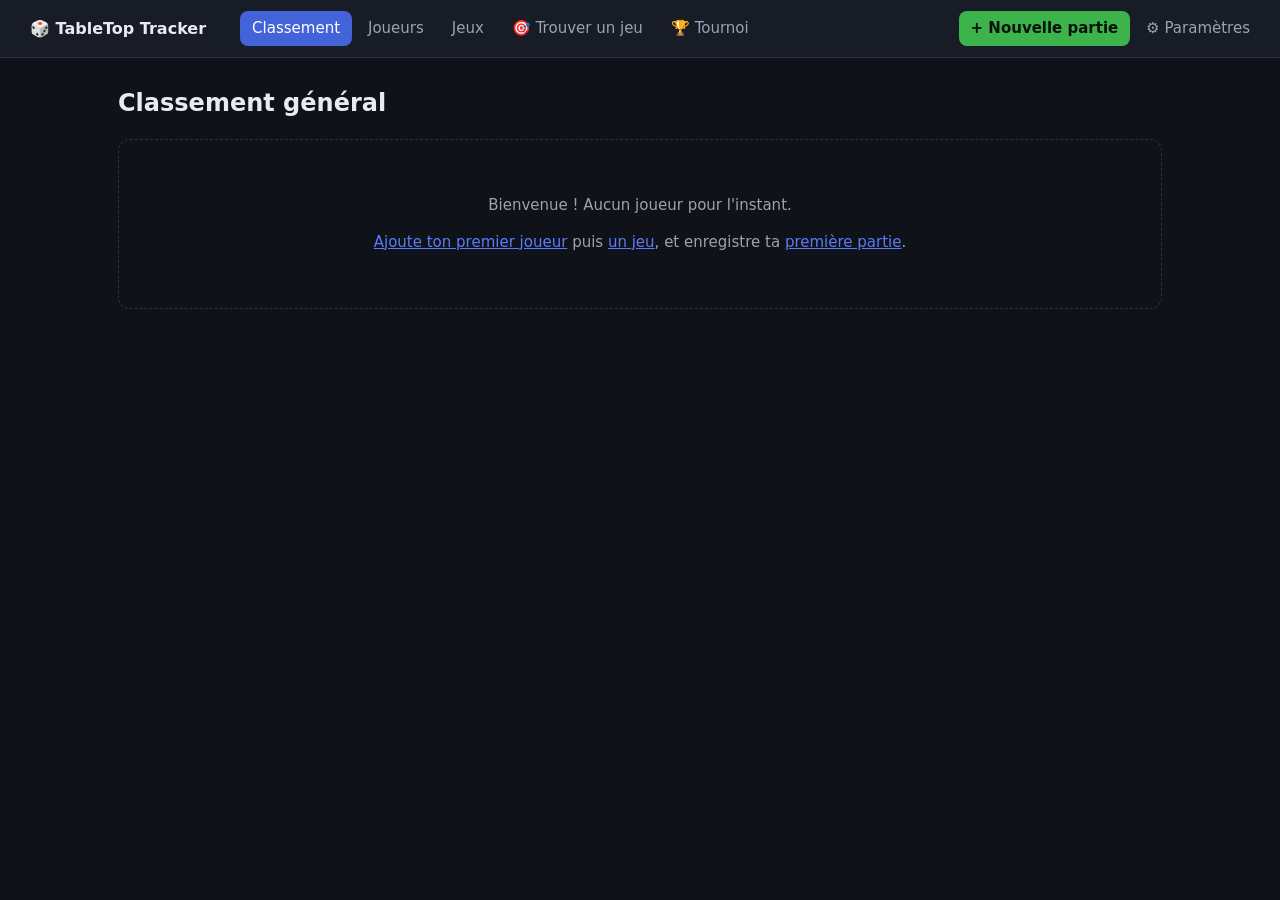
<file: static/index.html>
<!doctype html>
<html lang="fr">
<head>
<meta charset="utf-8">
<meta name="viewport" content="width=device-width, initial-scale=1">
<title>TableTop Tracker</title>
<link rel="stylesheet" href="styles.css?v=15">
<link rel="manifest" href="manifest.webmanifest">
<link rel="icon" type="image/png" href="icons/icon-192.png">
<meta name="theme-color" content="#171c26">
<meta name="mobile-web-app-capable" content="yes">
<meta name="apple-mobile-web-app-capable" content="yes">
</head>
<body>
<div id="root"></div>
<script src="js/scoring.js?v=15"></script>
<script src="js/seed-games.js?v=15"></script>
<script src="js/store.js?v=15"></script>
<script src="js/stats.js?v=15"></script>
<script src="js/charts.js?v=15"></script>
<script src="js/bgg.js?v=15"></script>
<script src="js/share.js?v=15"></script>
<script src="js/app.js?v=15"></script>
<script src="js/page-index.js?v=15"></script>
</body>
</html>
</file>
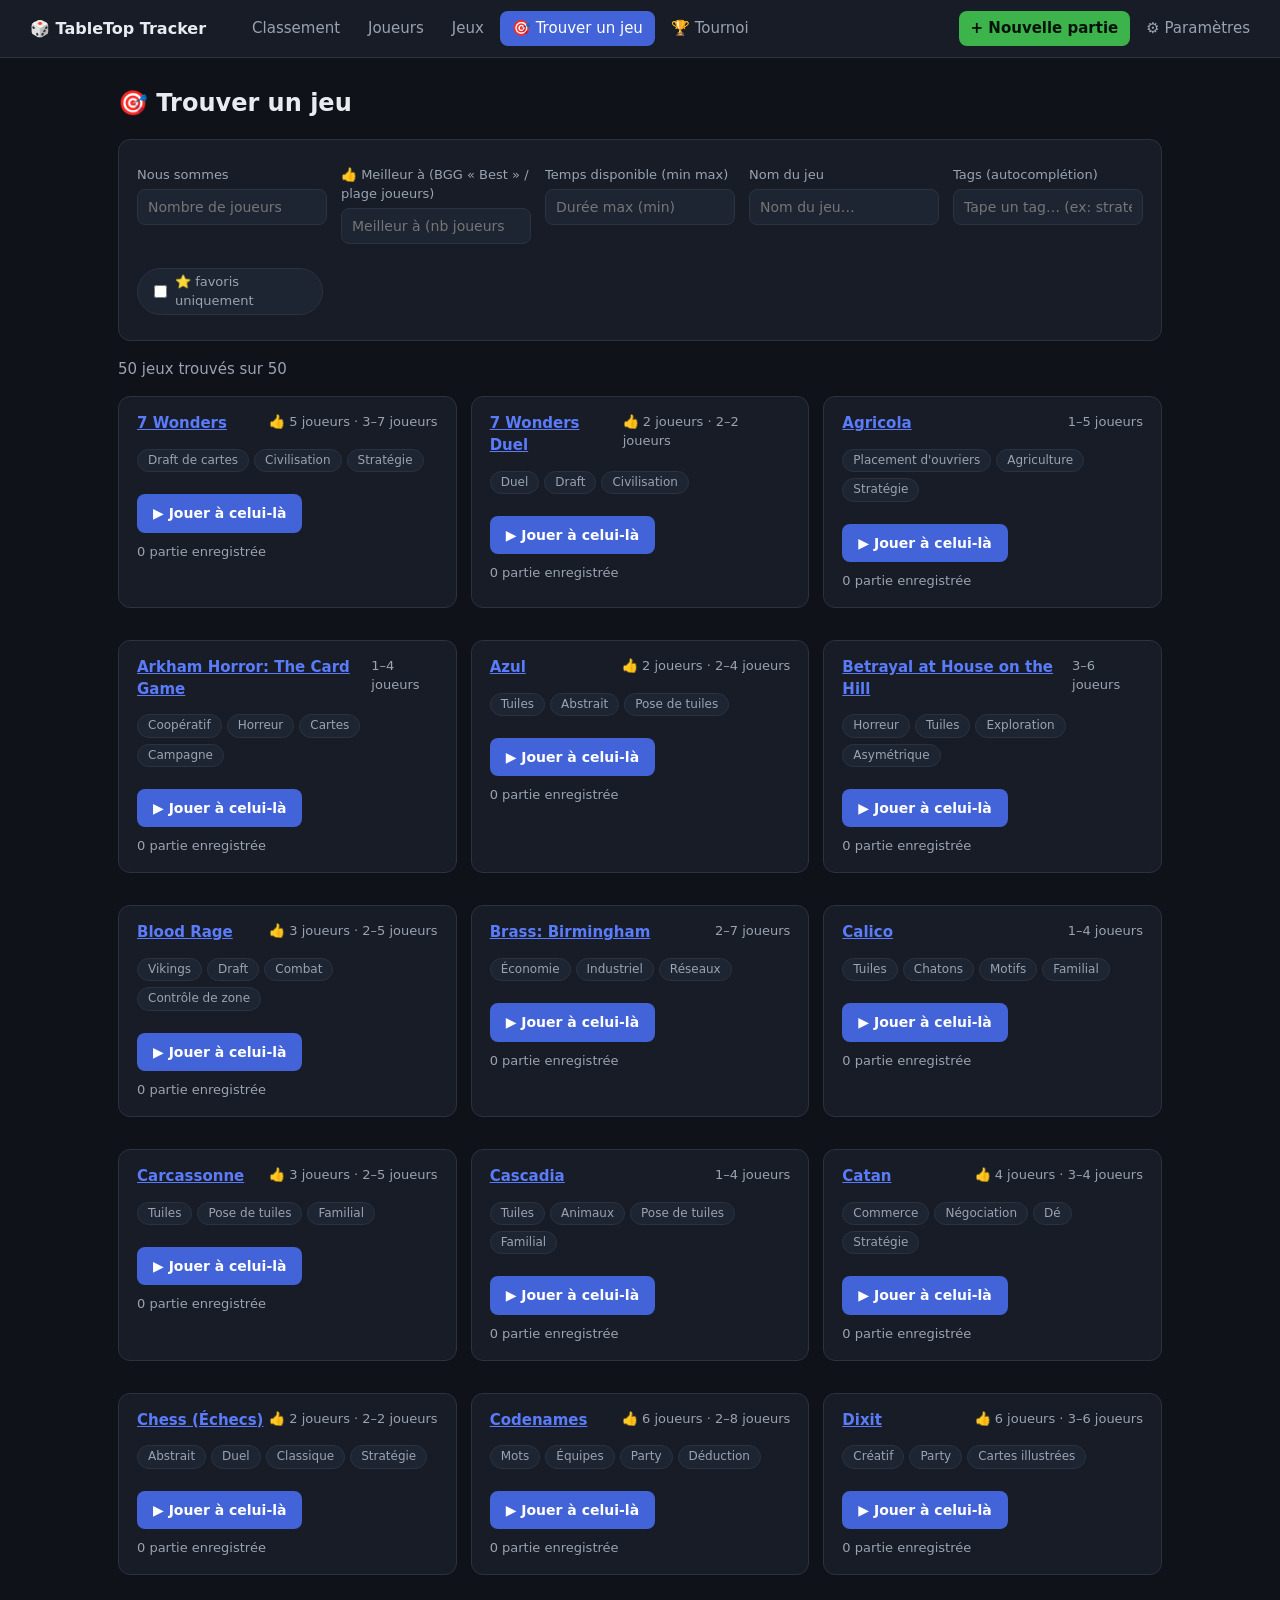
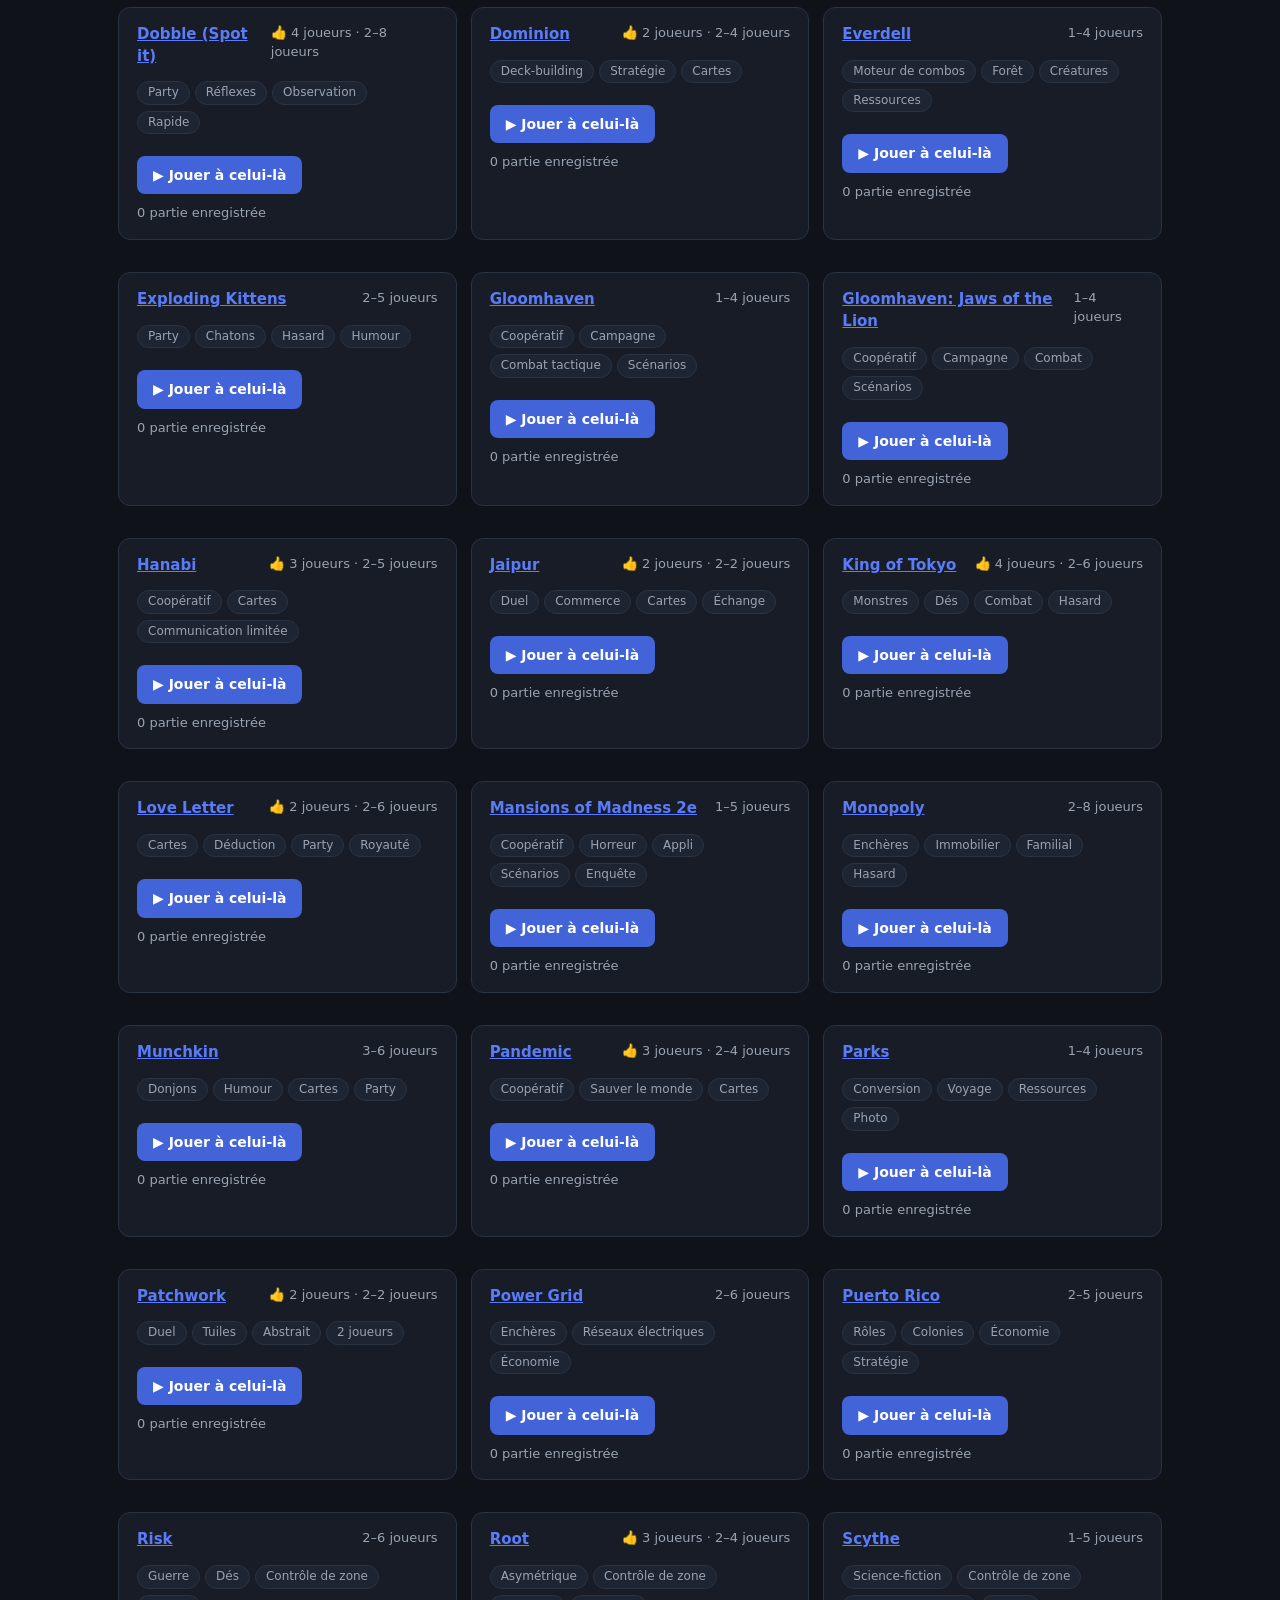
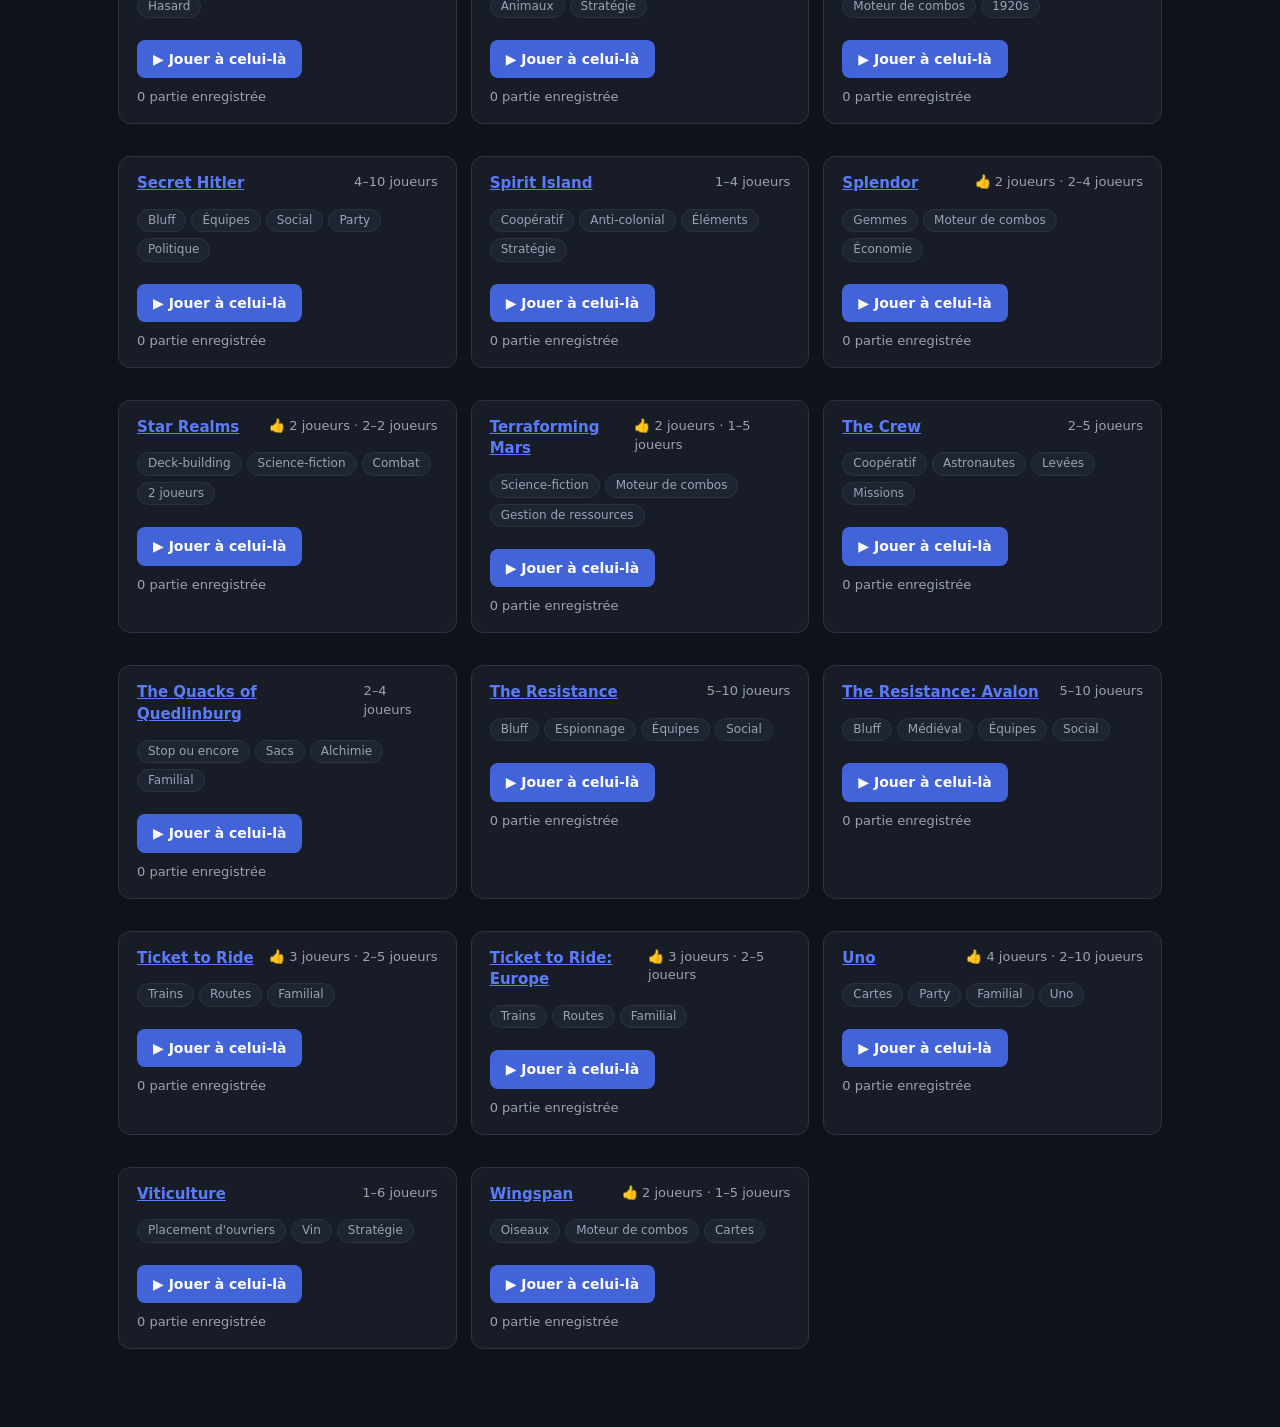
<file: static/finder.html>
<!doctype html>
<html lang="fr">
<head>
<meta charset="utf-8">
<meta name="viewport" content="width=device-width, initial-scale=1">
<title>TableTop Tracker</title>
<link rel="stylesheet" href="styles.css?v=15">
<link rel="manifest" href="manifest.webmanifest">
<link rel="icon" type="image/png" href="icons/icon-192.png">
<meta name="theme-color" content="#171c26">
<meta name="mobile-web-app-capable" content="yes">
<meta name="apple-mobile-web-app-capable" content="yes">
</head>
<body>
<div id="root"></div>
<script src="js/scoring.js?v=15"></script>
<script src="js/seed-games.js?v=15"></script>
<script src="js/store.js?v=15"></script>
<script src="js/stats.js?v=15"></script>
<script src="js/charts.js?v=15"></script>
<script src="js/bgg.js?v=15"></script>
<script src="js/share.js?v=15"></script>
<script src="js/app.js?v=15"></script>
<script src="js/page-finder.js?v=15"></script>
</body>
</html>
</file>
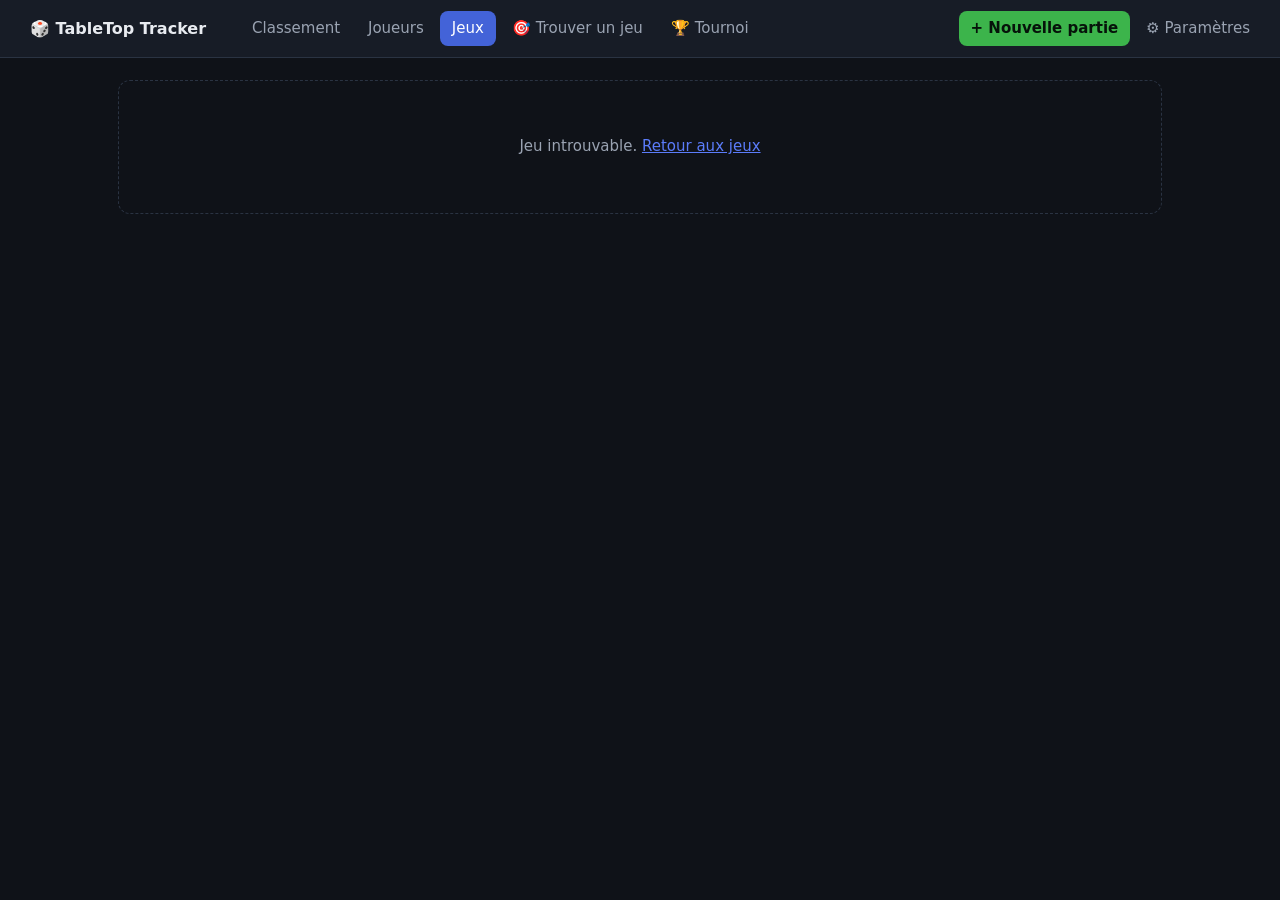
<file: static/game.html>
<!doctype html>
<html lang="fr">
<head>
<meta charset="utf-8">
<meta name="viewport" content="width=device-width, initial-scale=1">
<title>TableTop Tracker</title>
<link rel="stylesheet" href="styles.css?v=15">
<link rel="manifest" href="manifest.webmanifest">
<link rel="icon" type="image/png" href="icons/icon-192.png">
<meta name="theme-color" content="#171c26">
<meta name="mobile-web-app-capable" content="yes">
<meta name="apple-mobile-web-app-capable" content="yes">
</head>
<body>
<div id="root"></div>
<script src="js/scoring.js?v=15"></script>
<script src="js/seed-games.js?v=15"></script>
<script src="js/store.js?v=15"></script>
<script src="js/stats.js?v=15"></script>
<script src="js/charts.js?v=15"></script>
<script src="js/bgg.js?v=15"></script>
<script src="js/share.js?v=15"></script>
<script src="js/app.js?v=15"></script>
<script src="js/page-game.js?v=15"></script>
</body>
</html>
</file>
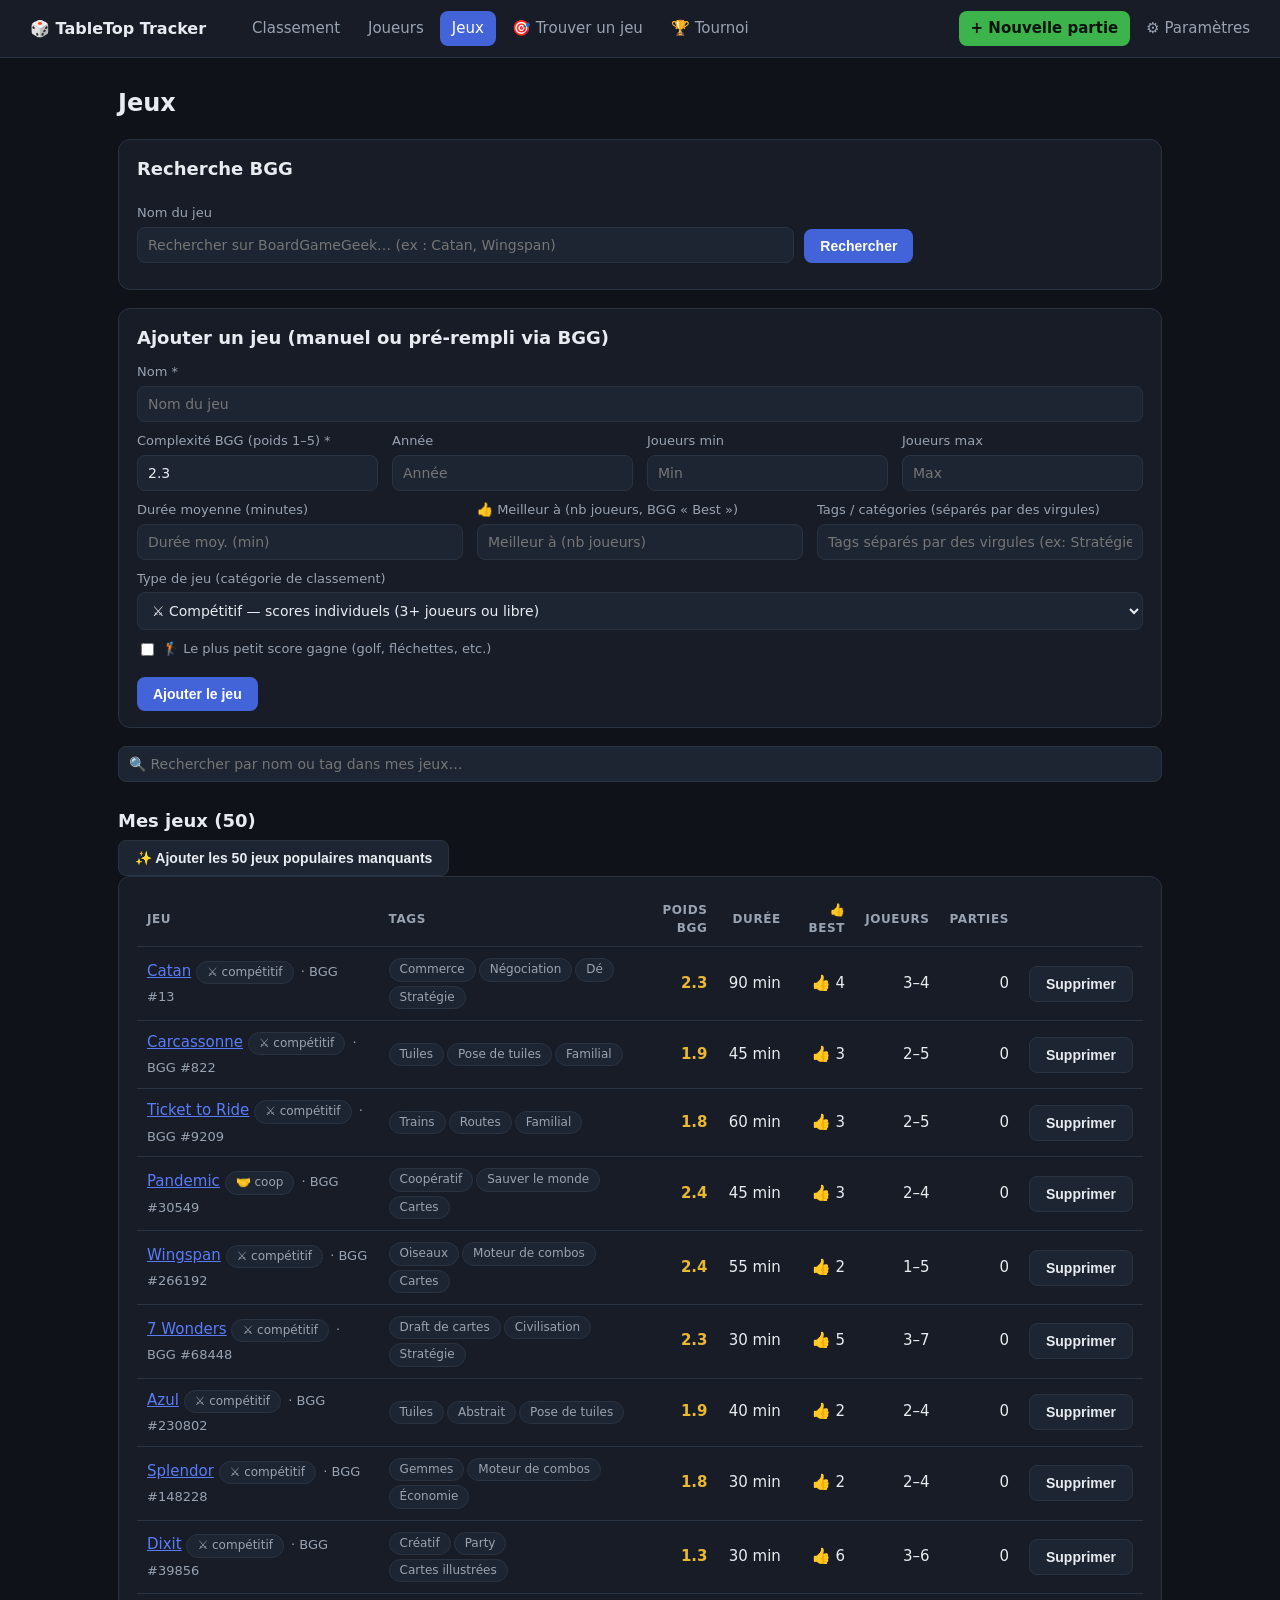
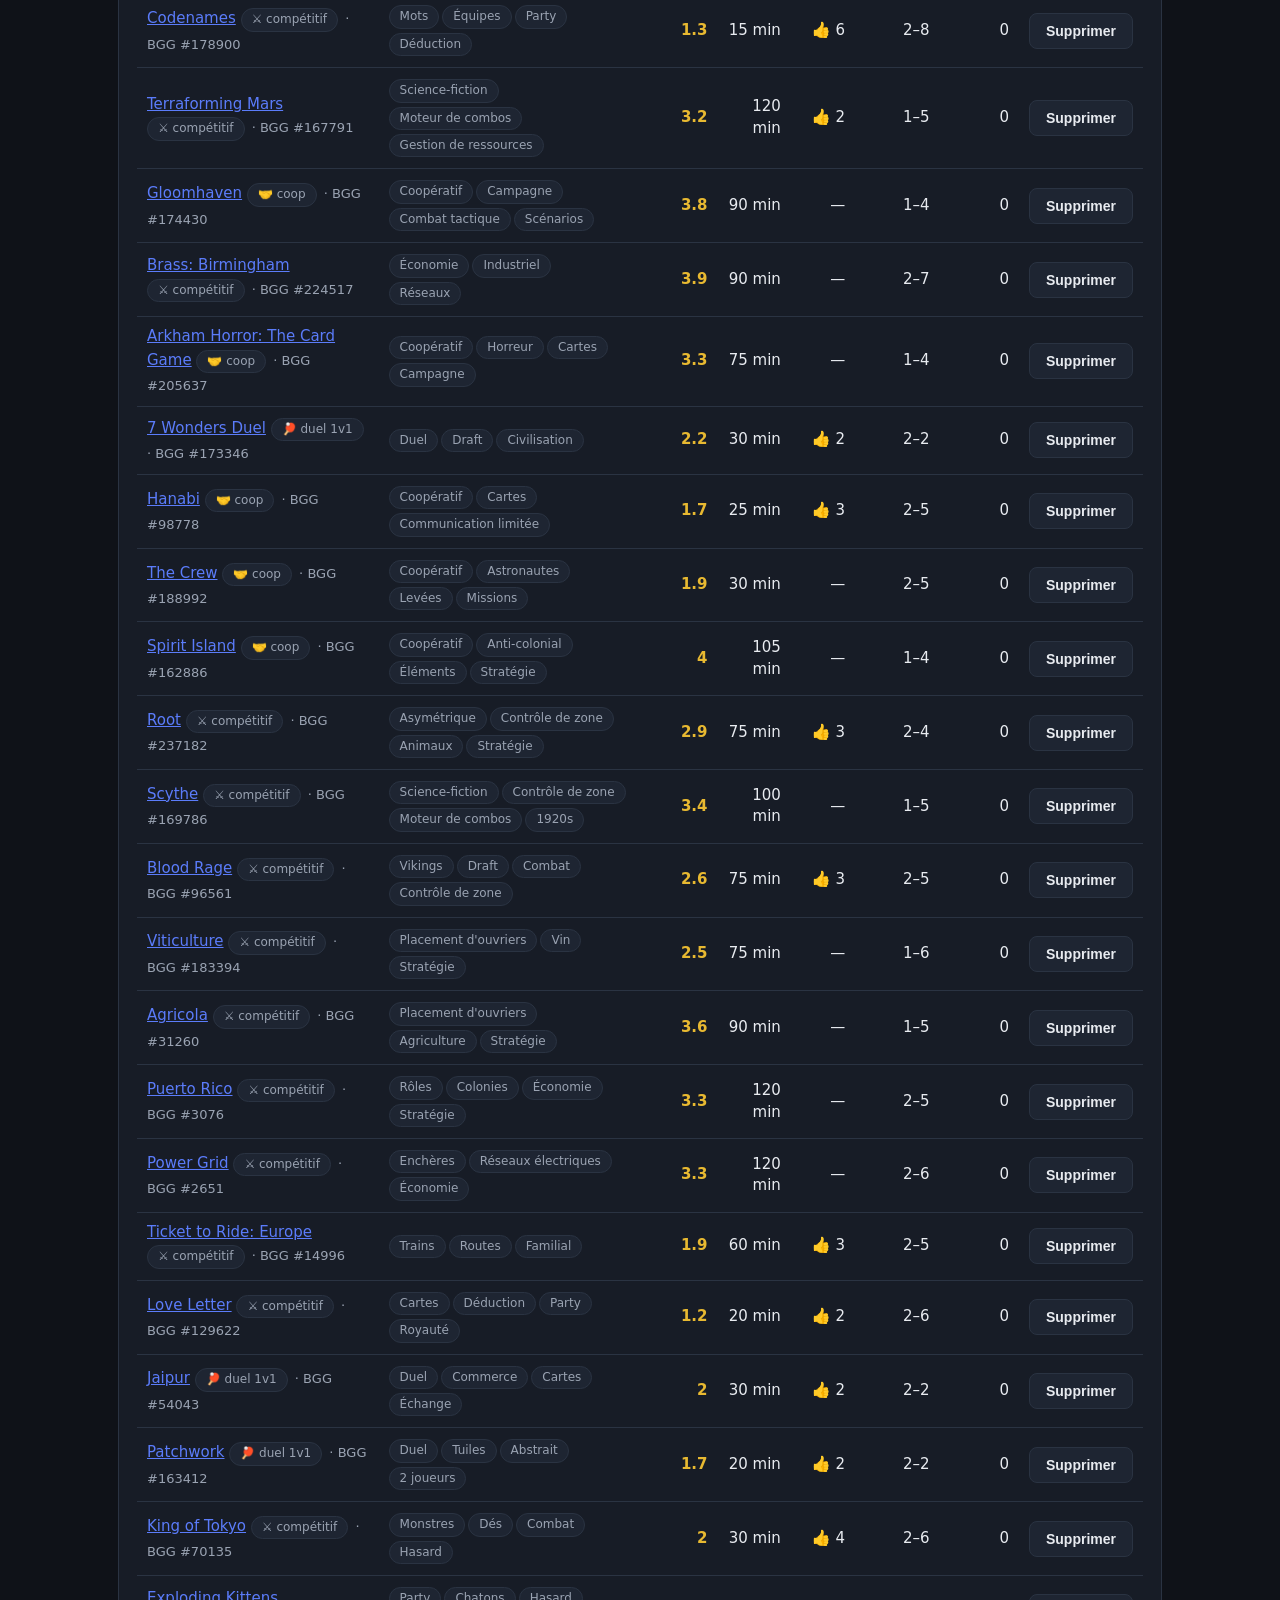
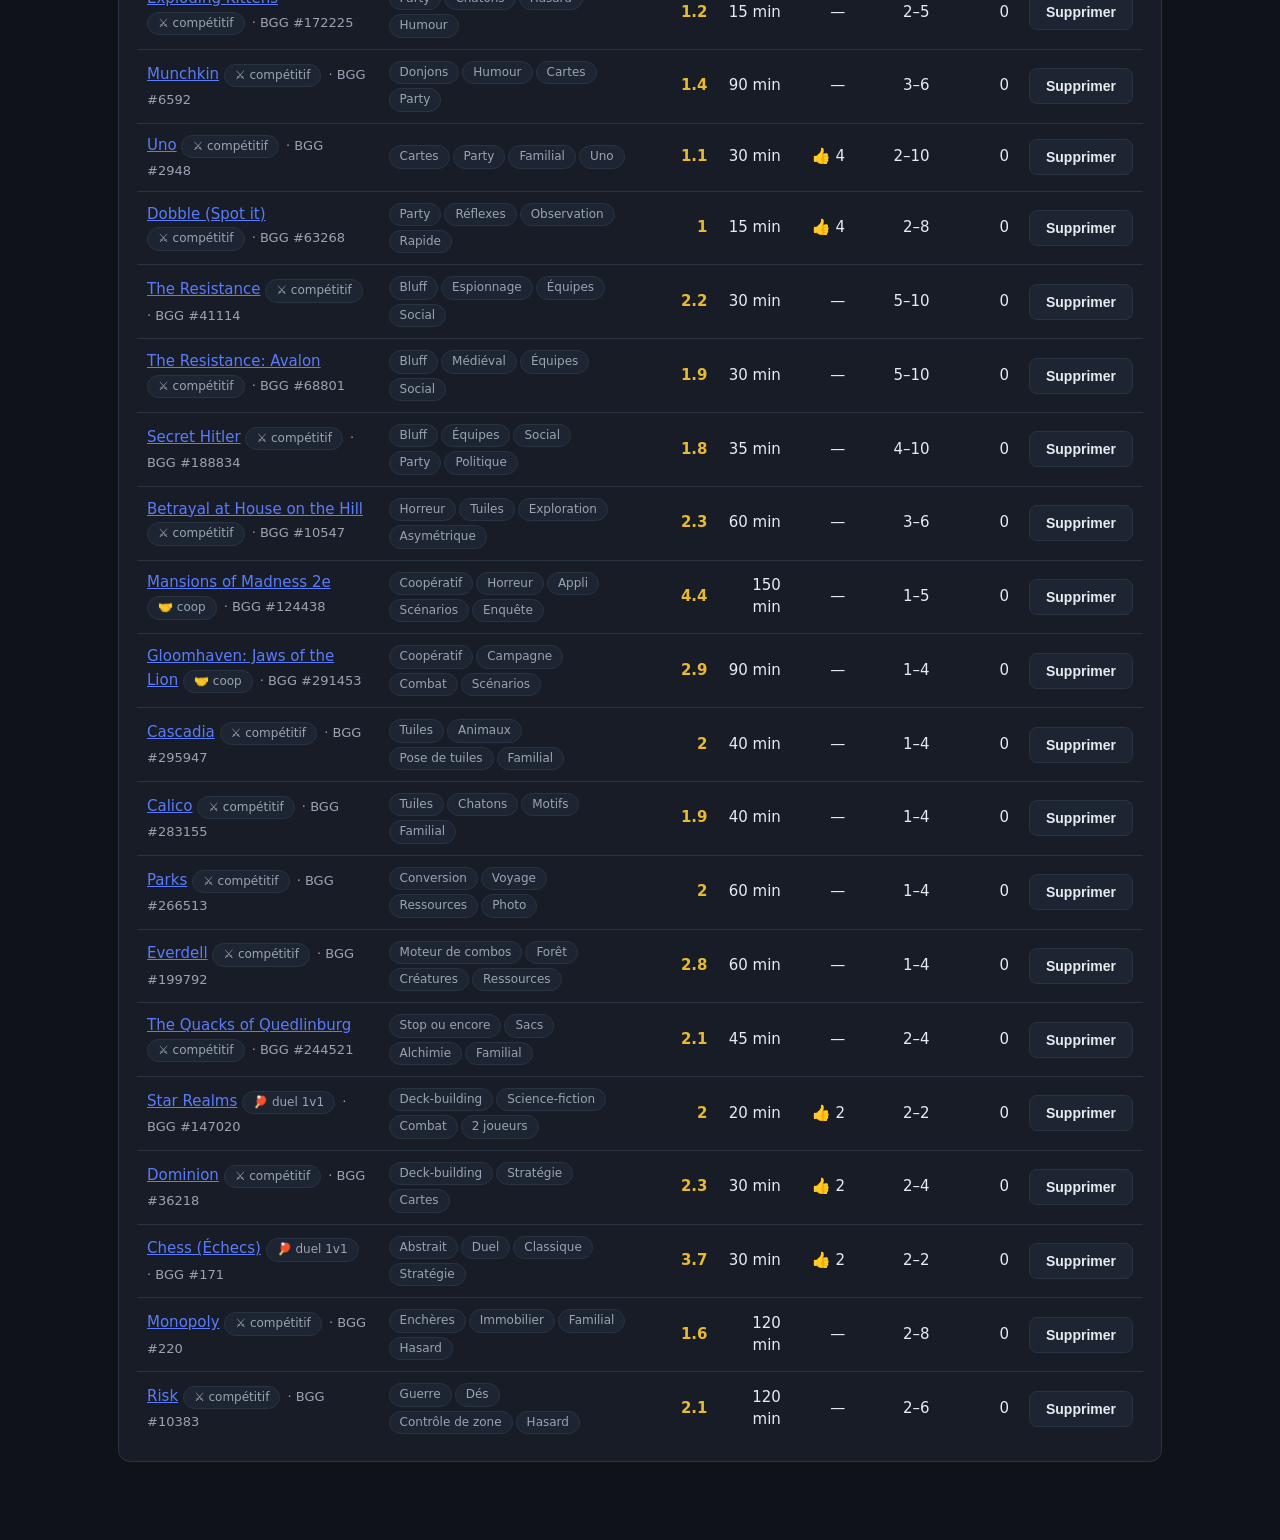
<file: static/games.html>
<!doctype html>
<html lang="fr">
<head>
<meta charset="utf-8">
<meta name="viewport" content="width=device-width, initial-scale=1">
<title>TableTop Tracker</title>
<link rel="stylesheet" href="styles.css?v=15">
<link rel="manifest" href="manifest.webmanifest">
<link rel="icon" type="image/png" href="icons/icon-192.png">
<meta name="theme-color" content="#171c26">
<meta name="mobile-web-app-capable" content="yes">
<meta name="apple-mobile-web-app-capable" content="yes">
</head>
<body>
<div id="root"></div>
<script src="js/scoring.js?v=15"></script>
<script src="js/seed-games.js?v=15"></script>
<script src="js/store.js?v=15"></script>
<script src="js/stats.js?v=15"></script>
<script src="js/charts.js?v=15"></script>
<script src="js/bgg.js?v=15"></script>
<script src="js/share.js?v=15"></script>
<script src="js/app.js?v=15"></script>
<script src="js/page-games.js?v=15"></script>
</body>
</html>
</file>
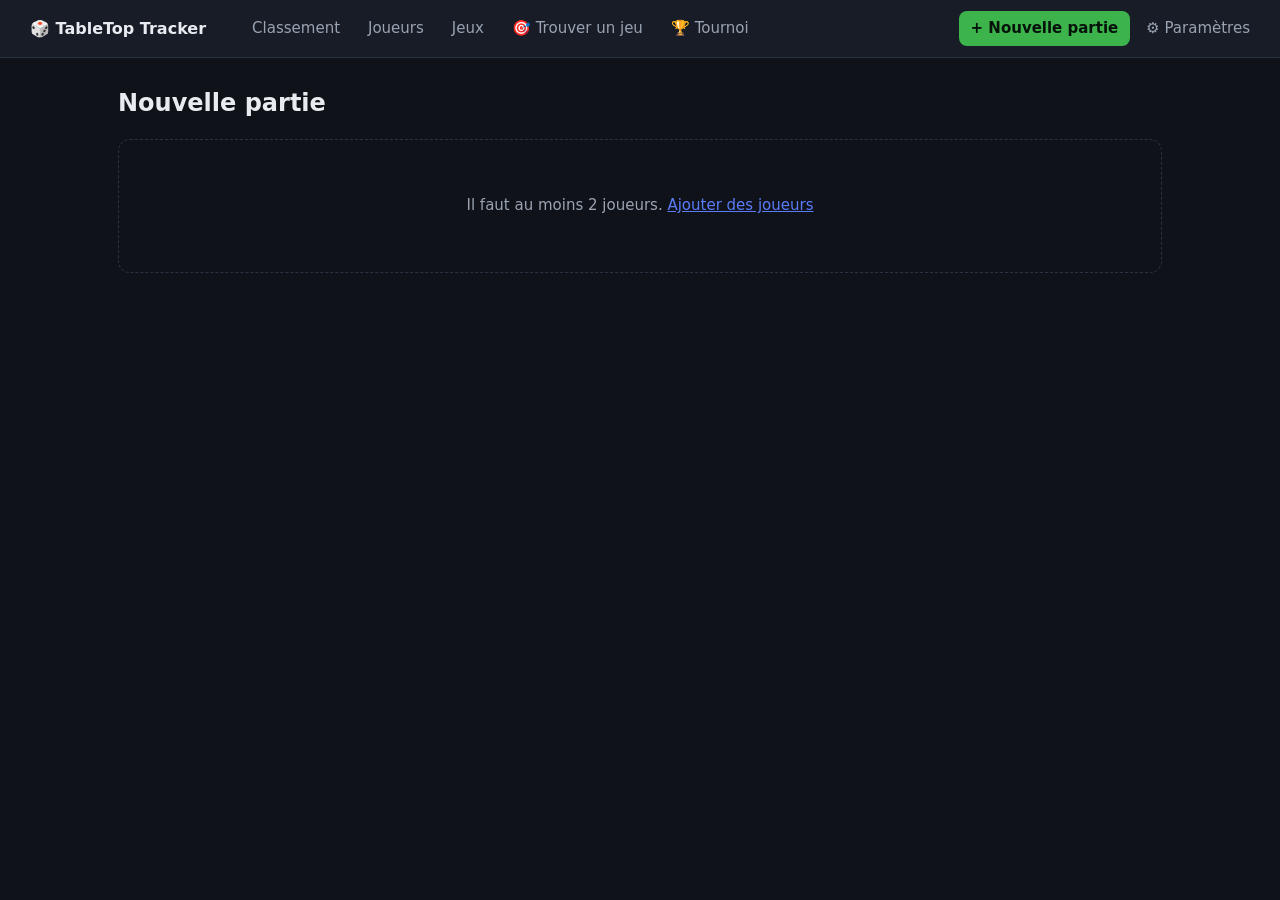
<file: static/new-match.html>
<!doctype html>
<html lang="fr">
<head>
<meta charset="utf-8">
<meta name="viewport" content="width=device-width, initial-scale=1">
<title>TableTop Tracker</title>
<link rel="stylesheet" href="styles.css?v=15">
<link rel="manifest" href="manifest.webmanifest">
<link rel="icon" type="image/png" href="icons/icon-192.png">
<meta name="theme-color" content="#171c26">
<meta name="mobile-web-app-capable" content="yes">
<meta name="apple-mobile-web-app-capable" content="yes">
</head>
<body>
<div id="root"></div>
<script src="js/scoring.js?v=15"></script>
<script src="js/seed-games.js?v=15"></script>
<script src="js/store.js?v=15"></script>
<script src="js/stats.js?v=15"></script>
<script src="js/charts.js?v=15"></script>
<script src="js/bgg.js?v=15"></script>
<script src="js/share.js?v=15"></script>
<script src="js/app.js?v=15"></script>
<script src="js/page-new-match.js?v=15"></script>
</body>
</html>
</file>
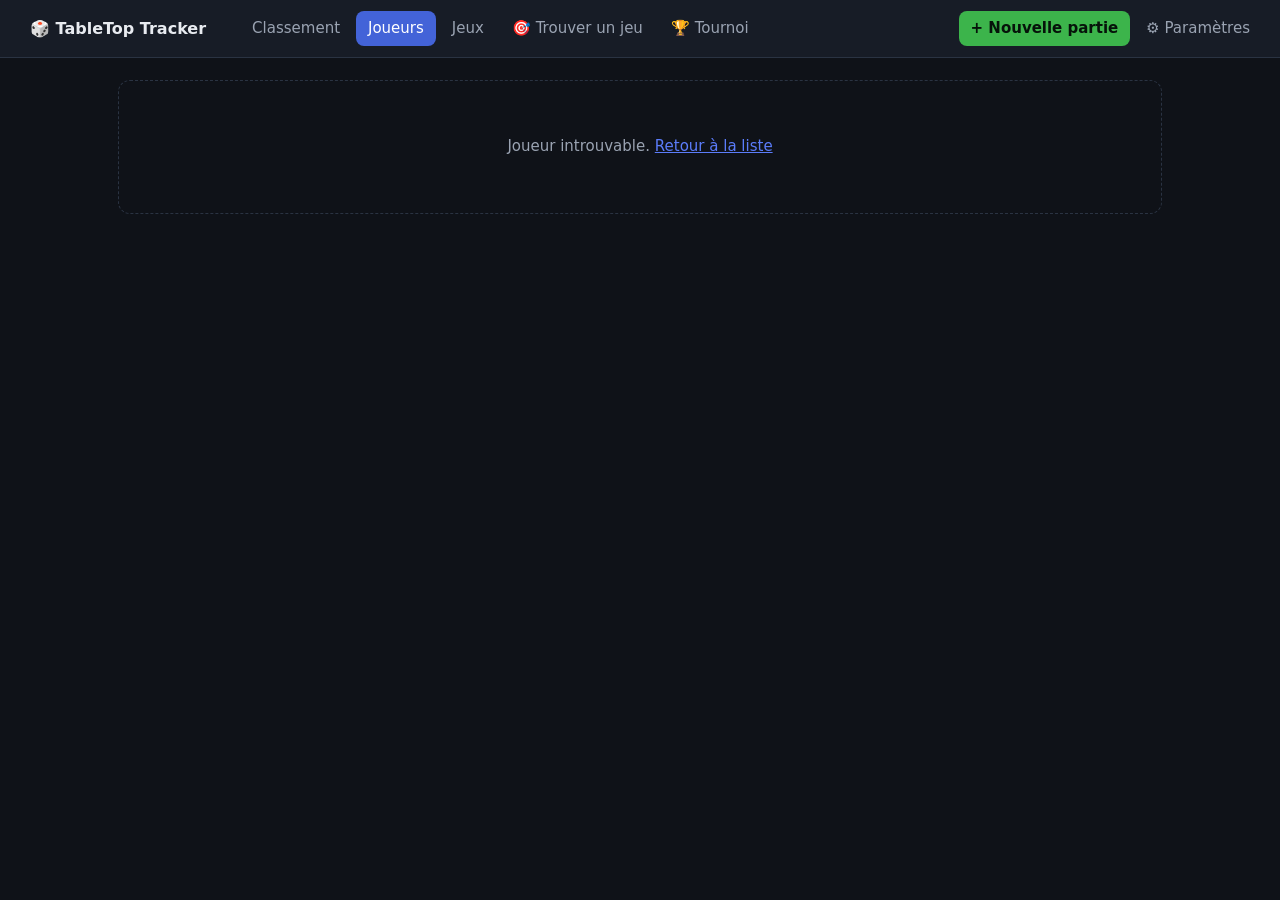
<file: static/player.html>
<!doctype html>
<html lang="fr">
<head>
<meta charset="utf-8">
<meta name="viewport" content="width=device-width, initial-scale=1">
<title>TableTop Tracker</title>
<link rel="stylesheet" href="styles.css?v=15">
<link rel="manifest" href="manifest.webmanifest">
<link rel="icon" type="image/png" href="icons/icon-192.png">
<meta name="theme-color" content="#171c26">
<meta name="mobile-web-app-capable" content="yes">
<meta name="apple-mobile-web-app-capable" content="yes">
</head>
<body>
<div id="root"></div>
<script src="js/scoring.js?v=15"></script>
<script src="js/seed-games.js?v=15"></script>
<script src="js/store.js?v=15"></script>
<script src="js/stats.js?v=15"></script>
<script src="js/charts.js?v=15"></script>
<script src="js/bgg.js?v=15"></script>
<script src="js/share.js?v=15"></script>
<script src="js/app.js?v=15"></script>
<script src="js/page-player.js?v=15"></script>
</body>
</html>
</file>
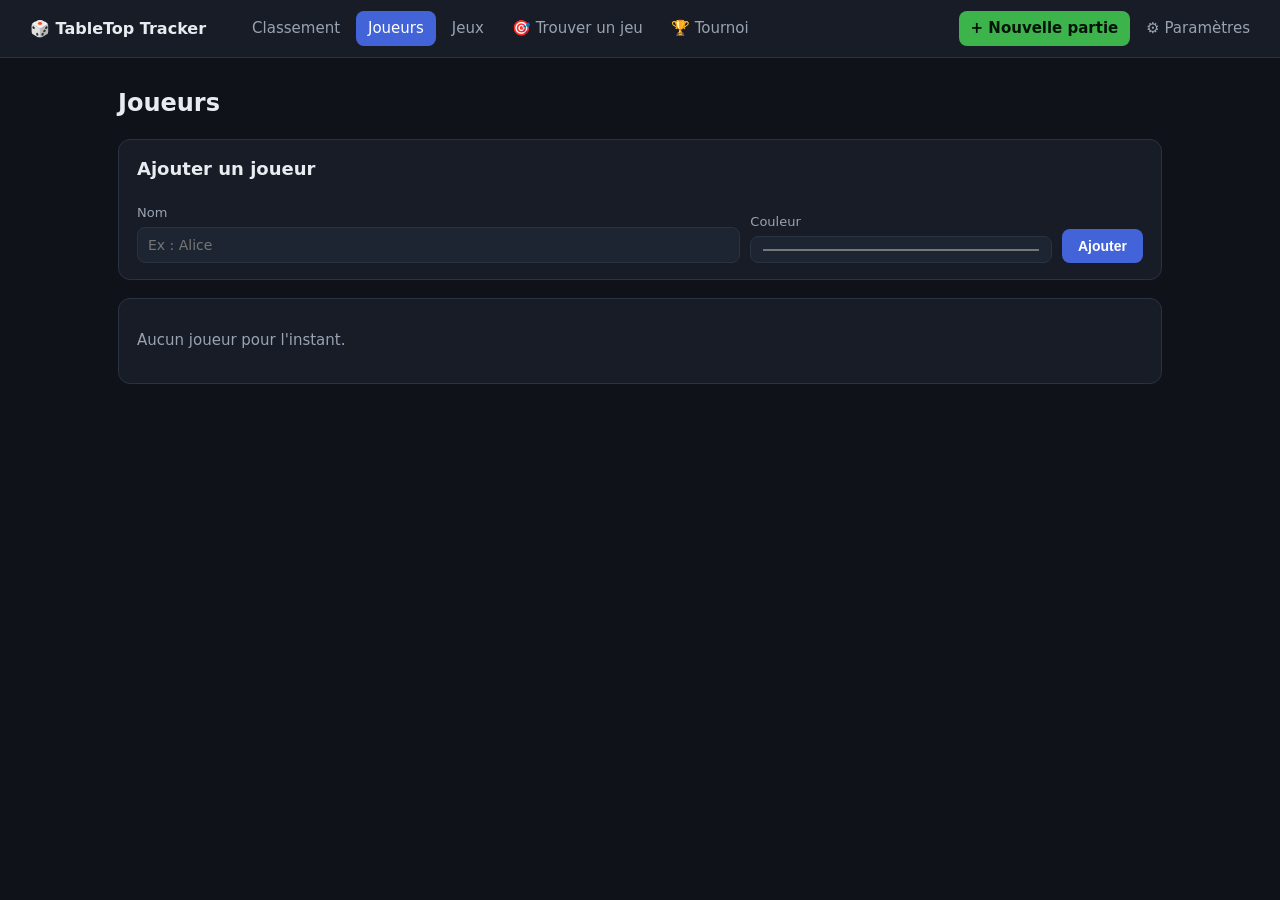
<file: static/players.html>
<!doctype html>
<html lang="fr">
<head>
<meta charset="utf-8">
<meta name="viewport" content="width=device-width, initial-scale=1">
<title>TableTop Tracker</title>
<link rel="stylesheet" href="styles.css?v=15">
<link rel="manifest" href="manifest.webmanifest">
<link rel="icon" type="image/png" href="icons/icon-192.png">
<meta name="theme-color" content="#171c26">
<meta name="mobile-web-app-capable" content="yes">
<meta name="apple-mobile-web-app-capable" content="yes">
</head>
<body>
<div id="root"></div>
<script src="js/scoring.js?v=15"></script>
<script src="js/seed-games.js?v=15"></script>
<script src="js/store.js?v=15"></script>
<script src="js/stats.js?v=15"></script>
<script src="js/charts.js?v=15"></script>
<script src="js/bgg.js?v=15"></script>
<script src="js/share.js?v=15"></script>
<script src="js/app.js?v=15"></script>
<script src="js/page-players.js?v=15"></script>
</body>
</html>
</file>
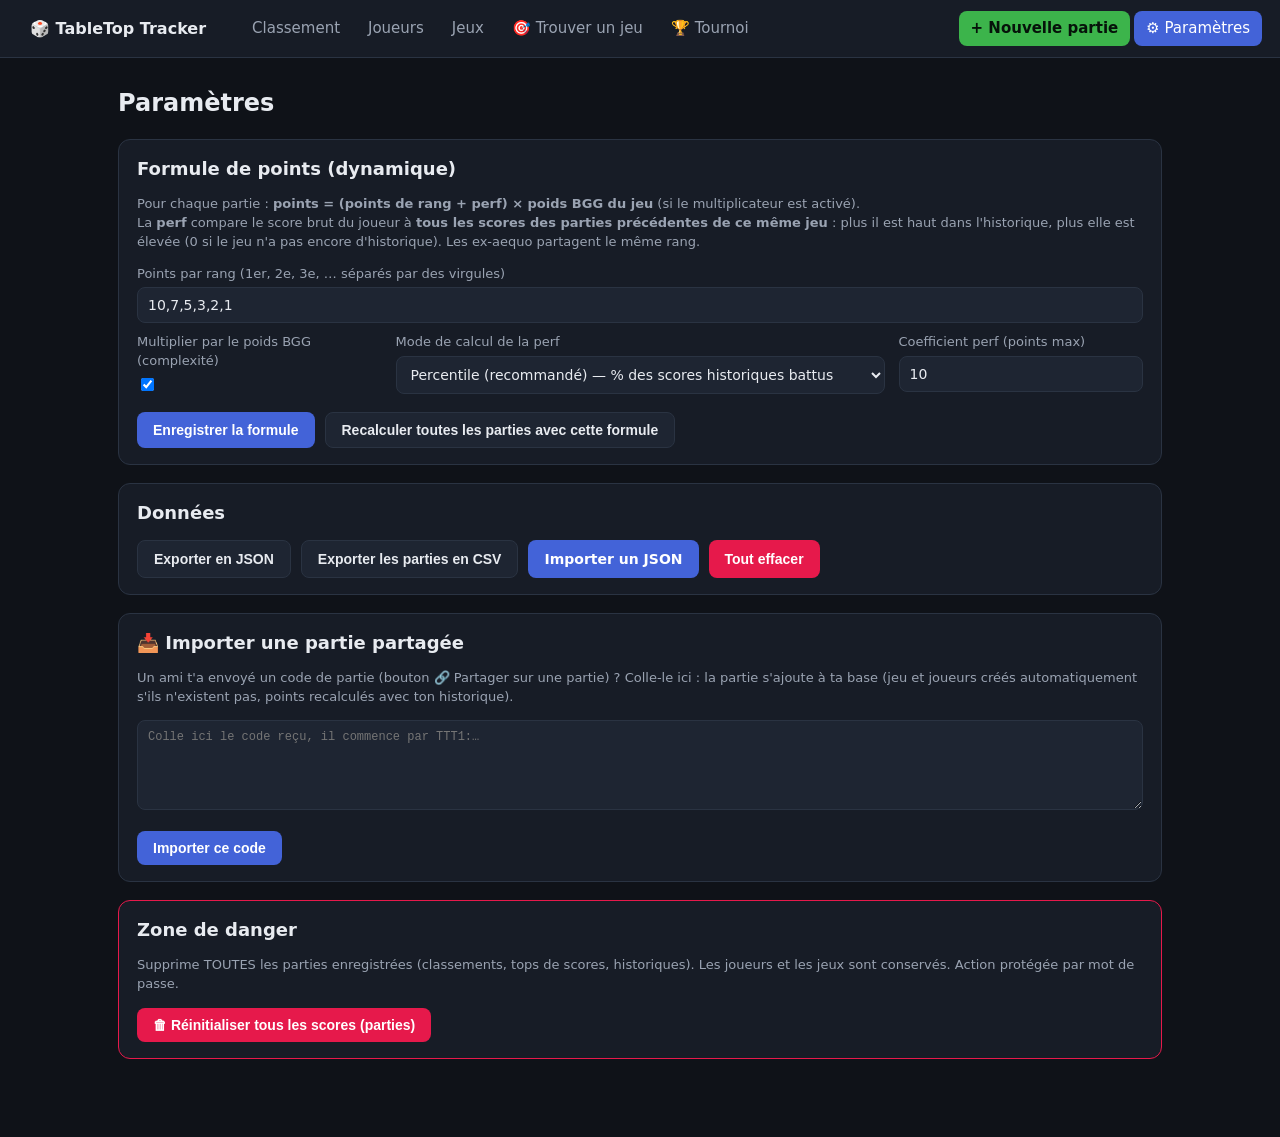
<file: static/settings.html>
<!doctype html>
<html lang="fr">
<head>
<meta charset="utf-8">
<meta name="viewport" content="width=device-width, initial-scale=1">
<title>TableTop Tracker</title>
<link rel="stylesheet" href="styles.css?v=15">
<link rel="manifest" href="manifest.webmanifest">
<link rel="icon" type="image/png" href="icons/icon-192.png">
<meta name="theme-color" content="#171c26">
<meta name="mobile-web-app-capable" content="yes">
<meta name="apple-mobile-web-app-capable" content="yes">
</head>
<body>
<div id="root"></div>
<script src="js/scoring.js?v=15"></script>
<script src="js/seed-games.js?v=15"></script>
<script src="js/store.js?v=15"></script>
<script src="js/stats.js?v=15"></script>
<script src="js/charts.js?v=15"></script>
<script src="js/bgg.js?v=15"></script>
<script src="js/share.js?v=15"></script>
<script src="js/app.js?v=15"></script>
<script src="js/page-settings.js?v=15"></script>
</body>
</html>
</file>
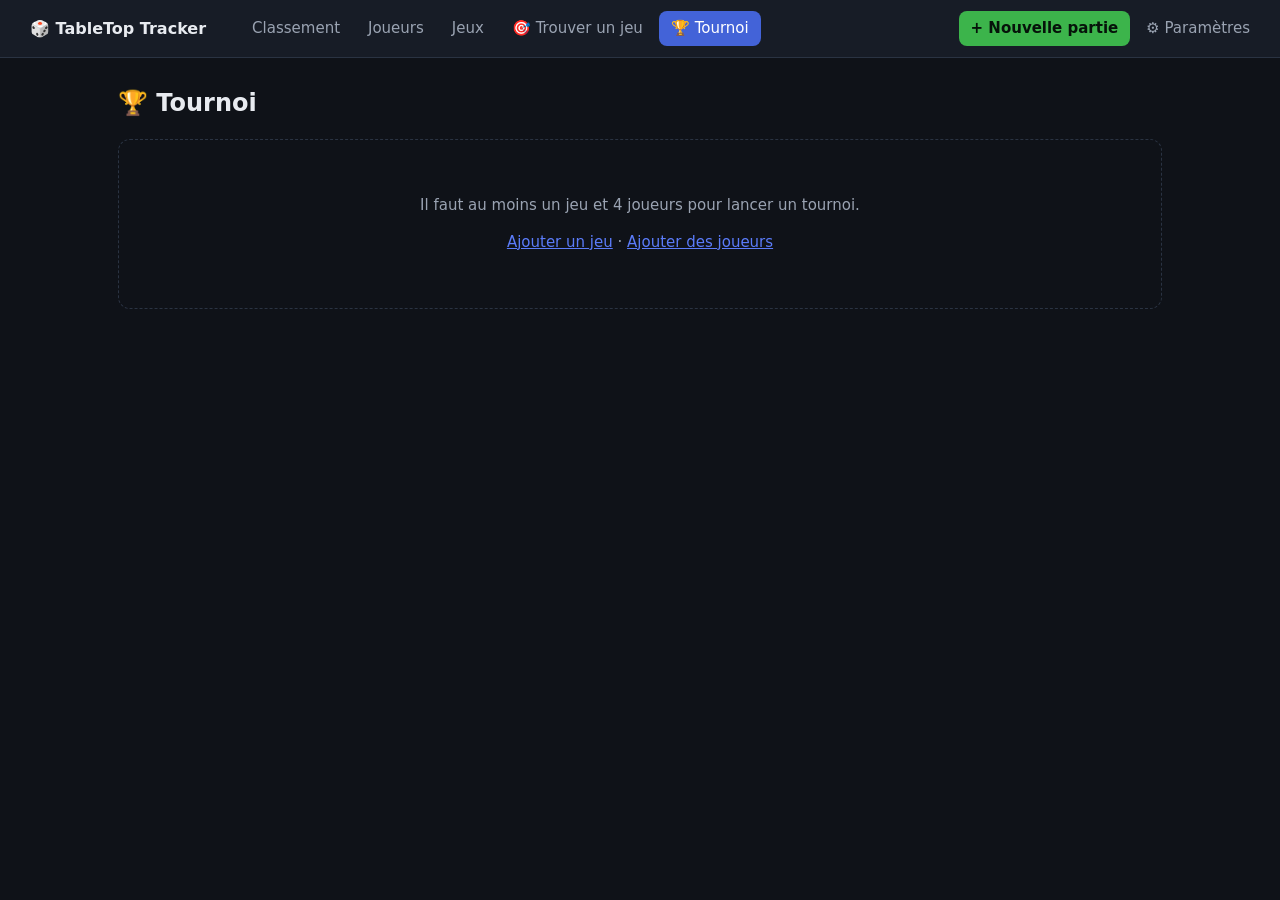
<file: static/tournament.html>
<!doctype html>
<html lang="fr">
<head>
<meta charset="utf-8">
<meta name="viewport" content="width=device-width, initial-scale=1">
<title>TableTop Tracker</title>
<link rel="stylesheet" href="styles.css?v=15">
<link rel="manifest" href="manifest.webmanifest">
<link rel="icon" type="image/png" href="icons/icon-192.png">
<meta name="theme-color" content="#171c26">
<meta name="mobile-web-app-capable" content="yes">
<meta name="apple-mobile-web-app-capable" content="yes">
</head>
<body>
<div id="root"></div>
<script src="js/scoring.js?v=15"></script>
<script src="js/seed-games.js?v=15"></script>
<script src="js/store.js?v=15"></script>
<script src="js/stats.js?v=15"></script>
<script src="js/charts.js?v=15"></script>
<script src="js/bgg.js?v=15"></script>
<script src="js/tournament.js?v=15"></script>
<script src="js/share.js?v=15"></script>
<script src="js/app.js?v=15"></script>
<script src="js/page-tournament.js?v=15"></script>
</body>
</html>
</file>
<file: static/styles.css>
:root {
  --bg: #0f1218;
  --panel: #171c26;
  --panel2: #1e2532;
  --border: #2a3342;
  --text: #e8ebf0;
  --muted: #9aa3b2;
  --accent: #4363d8;
  --accent2: #5b7cfa;
  --good: #3cb44b;
  --gold: #e8b931;
  --danger: #e6194b;
  --radius: 12px;
}

* { box-sizing: border-box; }

body {
  margin: 0;
  background: var(--bg);
  color: var(--text);
  font-family: system-ui, -apple-system, "Segoe UI", Roboto, sans-serif;
  font-size: 15px;
  line-height: 1.45;
}

.topnav {
  display: flex;
  align-items: center;
  gap: 4px;
  padding: 10px 18px;
  background: var(--panel);
  border-bottom: 1px solid var(--border);
  position: sticky;
  top: 0;
  z-index: 10;
  flex-wrap: wrap;
}

.topnav .brand {
  font-weight: 700;
  margin-right: 18px;
  color: var(--text);
  text-decoration: none;
  font-size: 16px;
}

.topnav a {
  color: var(--muted);
  text-decoration: none;
  padding: 7px 12px;
  border-radius: 8px;
}

.topnav a:hover { background: var(--panel2); color: var(--text); }
.topnav a.active { background: var(--accent); color: #fff; }
.topnav a.cta { background: var(--good); color: #06130a; font-weight: 600; margin-left: auto; }
.topnav a.cta:hover { filter: brightness(1.1); }

main { max-width: 1080px; margin: 0 auto; padding: 22px 18px 60px; }

#flash {
  display: none;
  background: #123a1e;
  border: 1px solid var(--good);
  color: #b6f0c0;
  padding: 10px 14px;
  border-radius: 10px;
  margin-bottom: 16px;
}
#flash.show { display: block; }

h1 { font-size: 24px; margin: 6px 0 18px; }
h2 { font-size: 18px; margin: 26px 0 12px; }

.panel {
  background: var(--panel);
  border: 1px solid var(--border);
  border-radius: var(--radius);
  padding: 16px 18px;
  margin-bottom: 18px;
}

.grid { display: grid; gap: 14px; }
.grid.cols-2 { grid-template-columns: repeat(auto-fit, minmax(300px, 1fr)); }
.grid.cols-4 { grid-template-columns: repeat(auto-fit, minmax(180px, 1fr)); }
.grid.cols-5 { grid-template-columns: repeat(auto-fit, minmax(150px, 1fr)); }

.stat-card {
  background: var(--panel2);
  border: 1px solid var(--border);
  border-radius: var(--radius);
  padding: 14px 16px;
}
.stat-card .label { color: var(--muted); font-size: 12px; text-transform: uppercase; letter-spacing: 0.06em; }
.stat-card .value { font-size: 24px; font-weight: 700; margin-top: 4px; }
.stat-card .sub { color: var(--muted); font-size: 13px; margin-top: 2px; }

table { width: 100%; border-collapse: collapse; }
th, td { text-align: left; padding: 9px 10px; border-bottom: 1px solid var(--border); }
th { color: var(--muted); font-size: 12px; text-transform: uppercase; letter-spacing: 0.05em; font-weight: 600; }
tr:last-child td { border-bottom: none; }
td.num, th.num { text-align: right; font-variant-numeric: tabular-nums; }

.dot { display: inline-block; width: 11px; height: 11px; border-radius: 50%; margin-right: 2px; vertical-align: baseline; }
.player-link { color: var(--text); text-decoration: none; }
.player-link:hover { color: var(--accent2); }
a { color: var(--accent2); }

.rank { display: inline-block; min-width: 44px; text-align: center; padding: 2px 8px; border-radius: 999px; background: var(--panel2); border: 1px solid var(--border); font-weight: 600; font-size: 13px; }
.rank.r1 { background: #3a3113; border-color: var(--gold); color: var(--gold); }
.rank.r2 { background: #262b33; border-color: #9aa3b2; color: #cfd6e0; }
.rank.r3 { background: #33241a; border-color: #b0713a; color: #e0a06a; }

.badge-record { color: var(--gold); font-weight: 700; }

label { display: block; color: var(--muted); font-size: 13px; margin: 10px 0 4px; }
input[type="text"], input[type="number"], input[type="date"], input[type="color"], select, textarea {
  width: 100%;
  background: var(--panel2);
  border: 1px solid var(--border);
  color: var(--text);
  border-radius: 8px;
  padding: 9px 10px;
  font-size: 14px;
  font-family: inherit;
}
textarea { min-height: 120px; font-family: ui-monospace, monospace; font-size: 12px; }
input:focus, select:focus, textarea:focus { outline: 2px solid var(--accent); border-color: var(--accent); }

button, .btn {
  background: var(--accent);
  color: #fff;
  border: none;
  border-radius: 8px;
  padding: 9px 16px;
  font-size: 14px;
  font-weight: 600;
  cursor: pointer;
  text-decoration: none;
  display: inline-block;
}
button:hover, .btn:hover { filter: brightness(1.15); }
button.secondary { background: var(--panel2); border: 1px solid var(--border); color: var(--text); }
button.danger { background: var(--danger); }
button:disabled { opacity: 0.45; cursor: not-allowed; }

.btn-row { display: flex; gap: 10px; flex-wrap: wrap; margin-top: 14px; }

.form-row { display: grid; grid-template-columns: 2fr 1fr auto; gap: 10px; align-items: end; }
@media (max-width: 640px) { .form-row { grid-template-columns: 1fr; } }

.match-card { display: flex; flex-direction: column; gap: 6px; }
.match-card .head { display: flex; justify-content: space-between; color: var(--muted); font-size: 13px; }
.match-card .title { font-weight: 600; font-size: 15px; }
.match-card ul { margin: 4px 0 0; padding: 0; list-style: none; }
.match-card li { display: flex; justify-content: space-between; gap: 8px; padding: 3px 0; border-top: 1px dashed var(--border); font-size: 14px; }

.muted { color: var(--muted); }
.small { font-size: 13px; }
.weight { color: var(--gold); font-weight: 600; }

.bgg-results { margin-top: 10px; display: flex; flex-direction: column; gap: 6px; }
.bgg-results button { text-align: left; background: var(--panel2); border: 1px solid var(--border); font-weight: 500; }
.bgg-results button:hover { border-color: var(--accent2); }

.game-head { display: flex; gap: 16px; align-items: flex-start; flex-wrap: wrap; }
.game-head img { width: 90px; border-radius: 8px; border: 1px solid var(--border); }

canvas.chart { width: 100%; height: 240px; background: var(--panel2); border: 1px solid var(--border); border-radius: var(--radius); }

.player-header { display: flex; align-items: center; gap: 14px; }
.player-header .dot { width: 22px; height: 22px; }
.player-header h1 { margin: 0; }

.toolbar { display: flex; gap: 10px; align-items: center; flex-wrap: wrap; margin-bottom: 14px; }
.toolbar select { width: auto; }

.empty {
  text-align: center;
  color: var(--muted);
  padding: 40px 20px;
  border: 1px dashed var(--border);
  border-radius: var(--radius);
}

.chip {
  display: inline-block;
  background: var(--panel2);
  border: 1px solid var(--border);
  color: var(--muted);
  border-radius: 999px;
  padding: 2px 10px;
  font-size: 12px;
  margin: 2px 3px 2px 0;
}

.tag-cloud { display: flex; flex-wrap: wrap; gap: 2px; margin-top: 6px; }

.tag-toggle {
  display: inline-flex;
  align-items: center;
  gap: 5px;
  background: var(--panel2);
  border: 1px solid var(--border);
  border-radius: 999px;
  padding: 4px 12px;
  margin: 3px 4px 3px 0;
  cursor: pointer;
  font-size: 13px;
  color: var(--muted);
  text-transform: none;
  letter-spacing: 0;
}
.tag-toggle:has(input:checked) { background: var(--accent); border-color: var(--accent); color: #fff; }
.tag-toggle input { width: auto; }

.cmp-row { display: grid; grid-template-columns: 140px 1fr 90px; gap: 10px; align-items: center; padding: 4px 0; }
.cmp-name { white-space: nowrap; overflow: hidden; text-overflow: ellipsis; font-size: 14px; }
.cmp-val { text-align: right; font-variant-numeric: tabular-nums; font-weight: 600; }
.bar { background: var(--panel2); border: 1px solid var(--border); border-radius: 999px; height: 14px; overflow: hidden; }
.bar-fill { height: 100%; border-radius: 999px; min-width: 2px; }

.overlay {
  position: fixed;
  inset: 0;
  background: rgba(0, 0, 0, 0.65);
  display: flex;
  align-items: center;
  justify-content: center;
  z-index: 100;
  padding: 16px;
}
.dialog { width: min(540px, 94vw); }

/* autocomplete */
.ac-list {
  position: absolute;
  top: 100%;
  left: 0;
  right: 0;
  background: var(--panel2);
  border: 1px solid var(--border);
  border-radius: 8px;
  max-height: 260px;
  overflow: auto;
  z-index: 60;
  box-shadow: 0 8px 24px rgba(0, 0, 0, 0.45);
}
.ac-item { padding: 9px 12px; cursor: pointer; font-size: 14px; }
.ac-item:hover { background: var(--accent); color: #fff; }
input[type="text"] { position: relative; }

.fav-star { cursor: pointer; font-size: 18px; border: none; background: none; padding: 2px 6px; }
</file>
